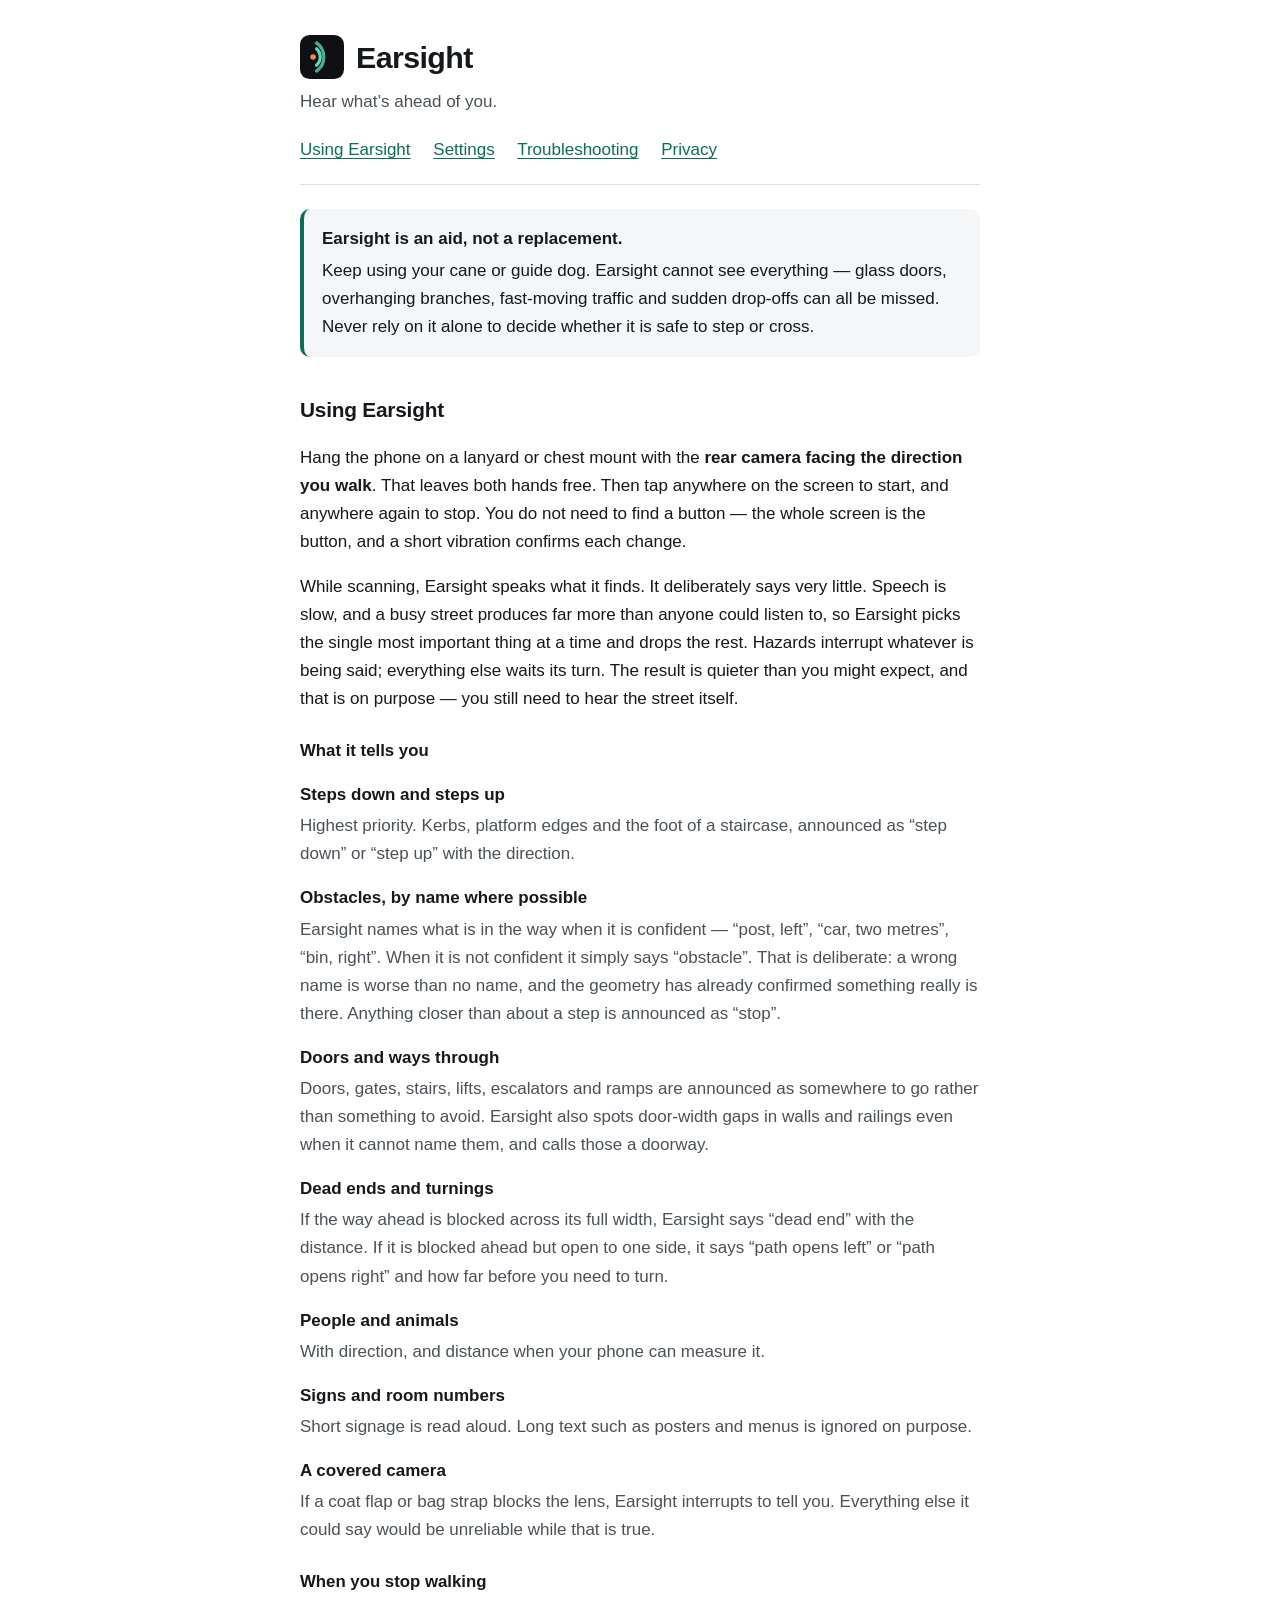
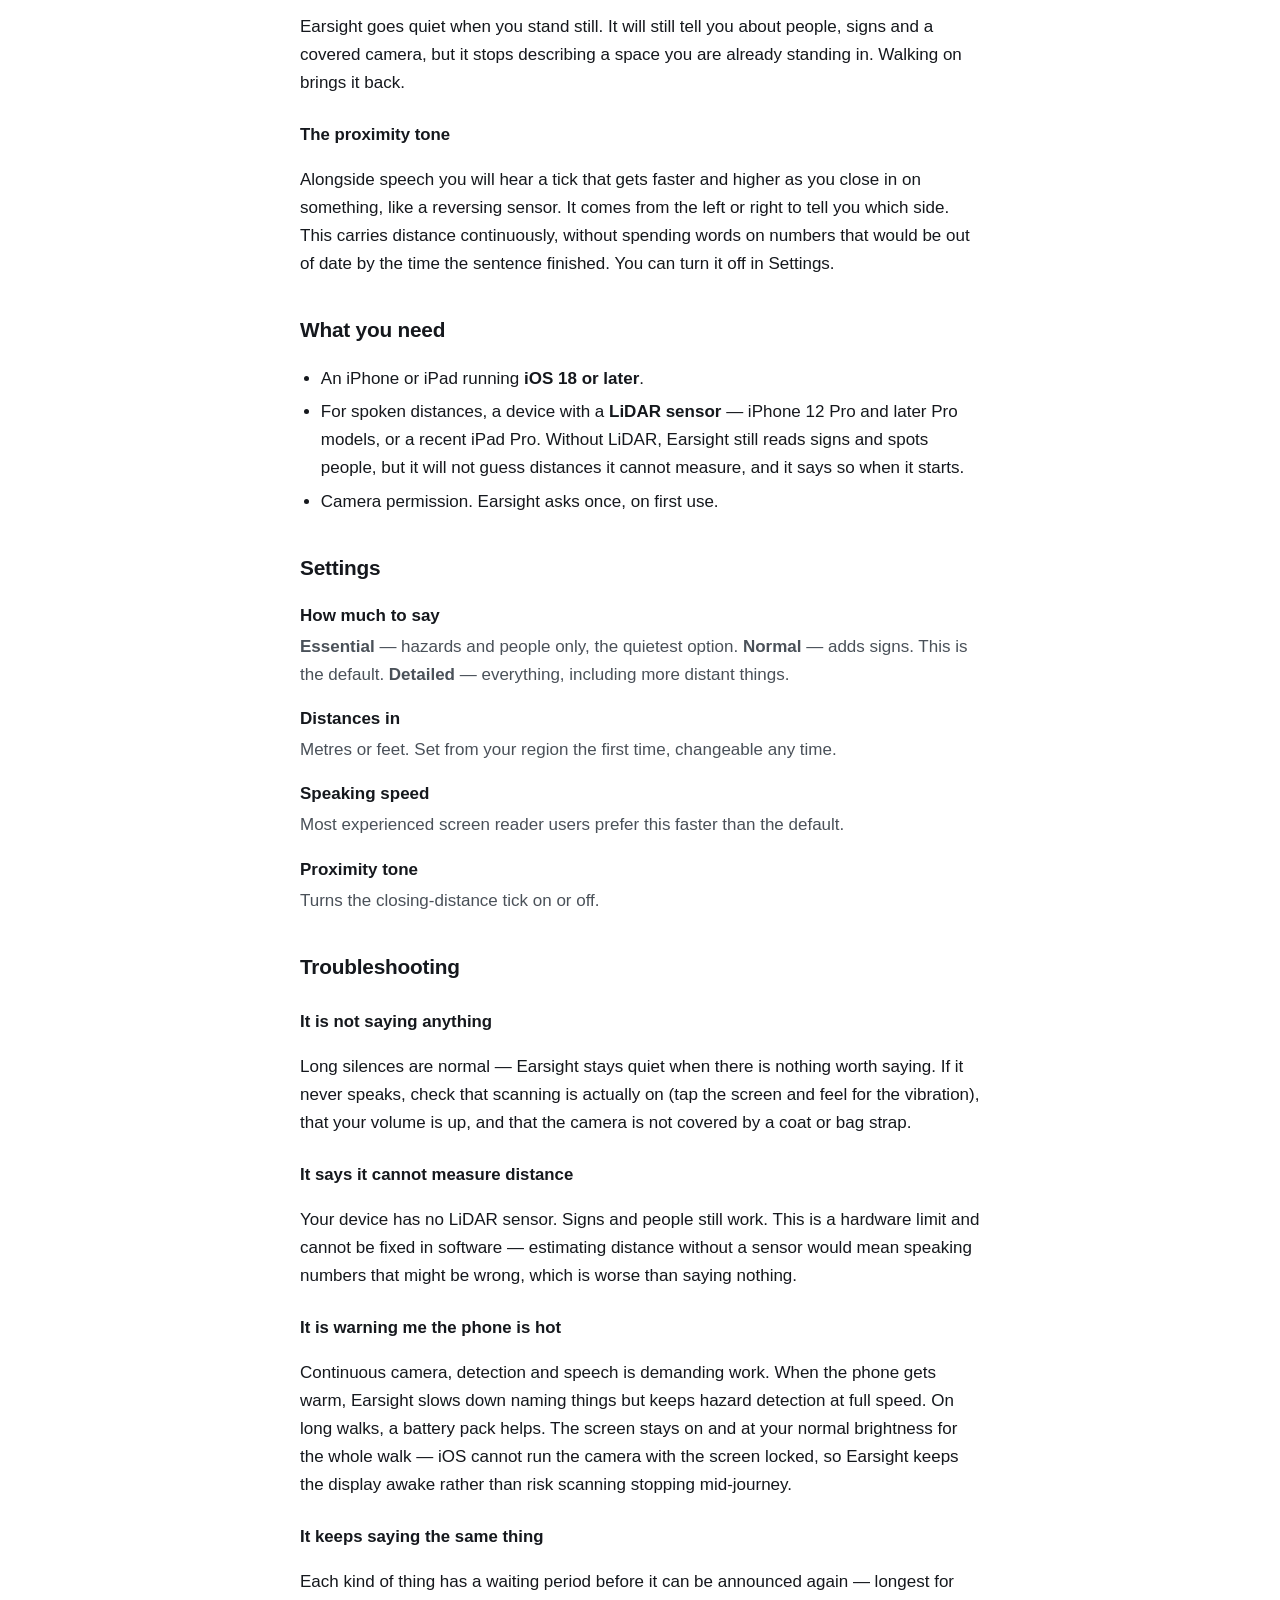
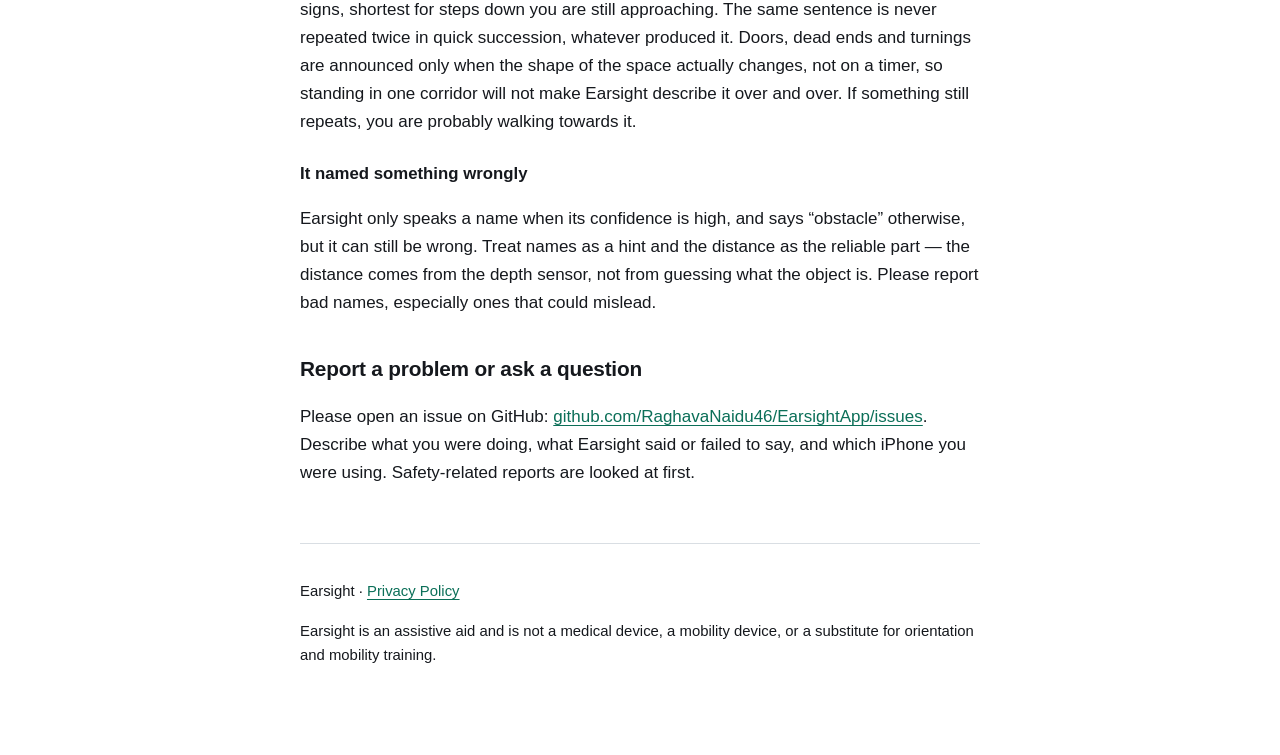
<file: index.html>
<!doctype html>
<html lang="en">
<head>
<meta charset="utf-8">
<meta name="viewport" content="width=device-width, initial-scale=1">
<title>Earsight Support</title>
<meta name="description" content="Help and support for Earsight, an iPhone app that speaks what is ahead of you while you walk.">
<link rel="stylesheet" href="style.css">
<link rel="icon" href="logo.svg" type="image/svg+xml">
</head>
<body>
<a class="skip" href="#main">Skip to content</a>
<div class="wrap">

<header>
  <div class="mark">
    <img src="logo.svg" alt="" width="44" height="44">
    <h1>Earsight</h1>
  </div>
  <p class="tagline">Hear what&rsquo;s ahead of you.</p>
  <nav class="sub" aria-label="Site sections">
    <a href="#using">Using Earsight</a>
    <a href="#settings">Settings</a>
    <a href="#trouble">Troubleshooting</a>
    <a href="privacy.html">Privacy</a>
  </nav>
</header>

<main id="main">

<div class="note">
  <strong>Earsight is an aid, not a replacement.</strong>
  Keep using your cane or guide dog. Earsight cannot see everything &mdash; glass
  doors, overhanging branches, fast-moving traffic and sudden drop-offs can all be
  missed. Never rely on it alone to decide whether it is safe to step or cross.
</div>

<h2 id="using">Using Earsight</h2>
<p>
  Hang the phone on a lanyard or chest mount with the <strong>rear camera facing
  the direction you walk</strong>. That leaves both hands free. Then tap anywhere
  on the screen to start, and anywhere again to stop. You do not need to find a
  button &mdash; the whole screen is the button, and a short vibration confirms
  each change.
</p>
<p>
  While scanning, Earsight speaks what it finds. It deliberately says very little.
  Speech is slow, and a busy street produces far more than anyone could listen to,
  so Earsight picks the single most important thing at a time and drops the rest.
  Hazards interrupt whatever is being said; everything else waits its turn. The
  result is quieter than you might expect, and that is on purpose &mdash; you still
  need to hear the street itself.
</p>

<h3>What it tells you</h3>
<dl>
  <dt>Steps down and steps up</dt>
  <dd>Highest priority. Kerbs, platform edges and the foot of a staircase, announced
      as &ldquo;step down&rdquo; or &ldquo;step up&rdquo; with the direction.</dd>
  <dt>Obstacles, by name where possible</dt>
  <dd>Earsight names what is in the way when it is confident &mdash; &ldquo;post, left&rdquo;,
      &ldquo;car, two metres&rdquo;, &ldquo;bin, right&rdquo;. When it is not confident it
      simply says &ldquo;obstacle&rdquo;. That is deliberate: a wrong name is worse than no
      name, and the geometry has already confirmed something really is there.
      Anything closer than about a step is announced as &ldquo;stop&rdquo;.</dd>
  <dt>Doors and ways through</dt>
  <dd>Doors, gates, stairs, lifts, escalators and ramps are announced as somewhere to go
      rather than something to avoid. Earsight also spots door-width gaps in walls and
      railings even when it cannot name them, and calls those a doorway.</dd>
  <dt>Dead ends and turnings</dt>
  <dd>If the way ahead is blocked across its full width, Earsight says &ldquo;dead end&rdquo;
      with the distance. If it is blocked ahead but open to one side, it says
      &ldquo;path opens left&rdquo; or &ldquo;path opens right&rdquo; and how far before you
      need to turn.</dd>
  <dt>People and animals</dt>
  <dd>With direction, and distance when your phone can measure it.</dd>
  <dt>Signs and room numbers</dt>
  <dd>Short signage is read aloud. Long text such as posters and menus is ignored on purpose.</dd>
  <dt>A covered camera</dt>
  <dd>If a coat flap or bag strap blocks the lens, Earsight interrupts to tell you.
      Everything else it could say would be unreliable while that is true.</dd>
</dl>

<h3>When you stop walking</h3>
<p>
  Earsight goes quiet when you stand still. It will still tell you about people, signs and
  a covered camera, but it stops describing a space you are already standing in. Walking on
  brings it back.
</p>

<h3>The proximity tone</h3>
<p>
  Alongside speech you will hear a tick that gets faster and higher as you close in
  on something, like a reversing sensor. It comes from the left or right to tell you
  which side. This carries distance continuously, without spending words on numbers
  that would be out of date by the time the sentence finished. You can turn it off
  in Settings.
</p>

<h2 id="requirements">What you need</h2>
<ul>
  <li>An iPhone or iPad running <strong>iOS 18 or later</strong>.</li>
  <li>For spoken distances, a device with a <strong>LiDAR sensor</strong> &mdash;
      iPhone 12 Pro and later Pro models, or a recent iPad Pro. Without LiDAR,
      Earsight still reads signs and spots people, but it will not guess distances
      it cannot measure, and it says so when it starts.</li>
  <li>Camera permission. Earsight asks once, on first use.</li>
</ul>

<h2 id="settings">Settings</h2>
<dl>
  <dt>How much to say</dt>
  <dd><strong>Essential</strong> &mdash; hazards and people only, the quietest option.
      <strong>Normal</strong> &mdash; adds signs. This is the default.
      <strong>Detailed</strong> &mdash; everything, including more distant things.</dd>
  <dt>Distances in</dt>
  <dd>Metres or feet. Set from your region the first time, changeable any time.</dd>
  <dt>Speaking speed</dt>
  <dd>Most experienced screen reader users prefer this faster than the default.</dd>
  <dt>Proximity tone</dt>
  <dd>Turns the closing-distance tick on or off.</dd>
</dl>

<h2 id="trouble">Troubleshooting</h2>

<h3>It is not saying anything</h3>
<p>
  Long silences are normal &mdash; Earsight stays quiet when there is nothing worth
  saying. If it never speaks, check that scanning is actually on (tap the screen and
  feel for the vibration), that your volume is up, and that the camera is not covered
  by a coat or bag strap.
</p>

<h3>It says it cannot measure distance</h3>
<p>
  Your device has no LiDAR sensor. Signs and people still work. This is a hardware
  limit and cannot be fixed in software &mdash; estimating distance without a sensor
  would mean speaking numbers that might be wrong, which is worse than saying nothing.
</p>

<h3>It is warning me the phone is hot</h3>
<p>
  Continuous camera, detection and speech is demanding work. When the phone gets warm,
  Earsight slows down naming things but keeps hazard detection at full speed. On long
  walks, a battery pack helps. The screen stays on and at your normal brightness for the
  whole walk &mdash; iOS cannot run the camera with the screen locked, so Earsight keeps
  the display awake rather than risk scanning stopping mid-journey.
</p>

<h3>It keeps saying the same thing</h3>
<p>
  Each kind of thing has a waiting period before it can be announced again &mdash;
  longest for signs, shortest for steps down you are still approaching. The same
  sentence is never repeated twice in quick succession, whatever produced it. Doors,
  dead ends and turnings are announced only when the shape of the space actually
  changes, not on a timer, so standing in one corridor will not make Earsight describe
  it over and over. If something still repeats, you are probably walking towards it.
</p>

<h3>It named something wrongly</h3>
<p>
  Earsight only speaks a name when its confidence is high, and says &ldquo;obstacle&rdquo;
  otherwise, but it can still be wrong. Treat names as a hint and the distance as the
  reliable part &mdash; the distance comes from the depth sensor, not from guessing what
  the object is. Please report bad names, especially ones that could mislead.
</p>

<h2 id="contact">Report a problem or ask a question</h2>
<p>
  Please open an issue on GitHub:
  <a href="https://github.com/RaghavaNaidu46/EarsightApp/issues">github.com/RaghavaNaidu46/EarsightApp/issues</a>.
  Describe what you were doing, what Earsight said or failed to say, and which iPhone
  you were using. Safety-related reports are looked at first.
</p>

</main>

<footer>
  <p>Earsight &middot; <a href="privacy.html">Privacy Policy</a></p>
  <p>Earsight is an assistive aid and is not a medical device, a mobility device, or a
     substitute for orientation and mobility training.</p>
</footer>

</div>
</body>
</html>
</file>
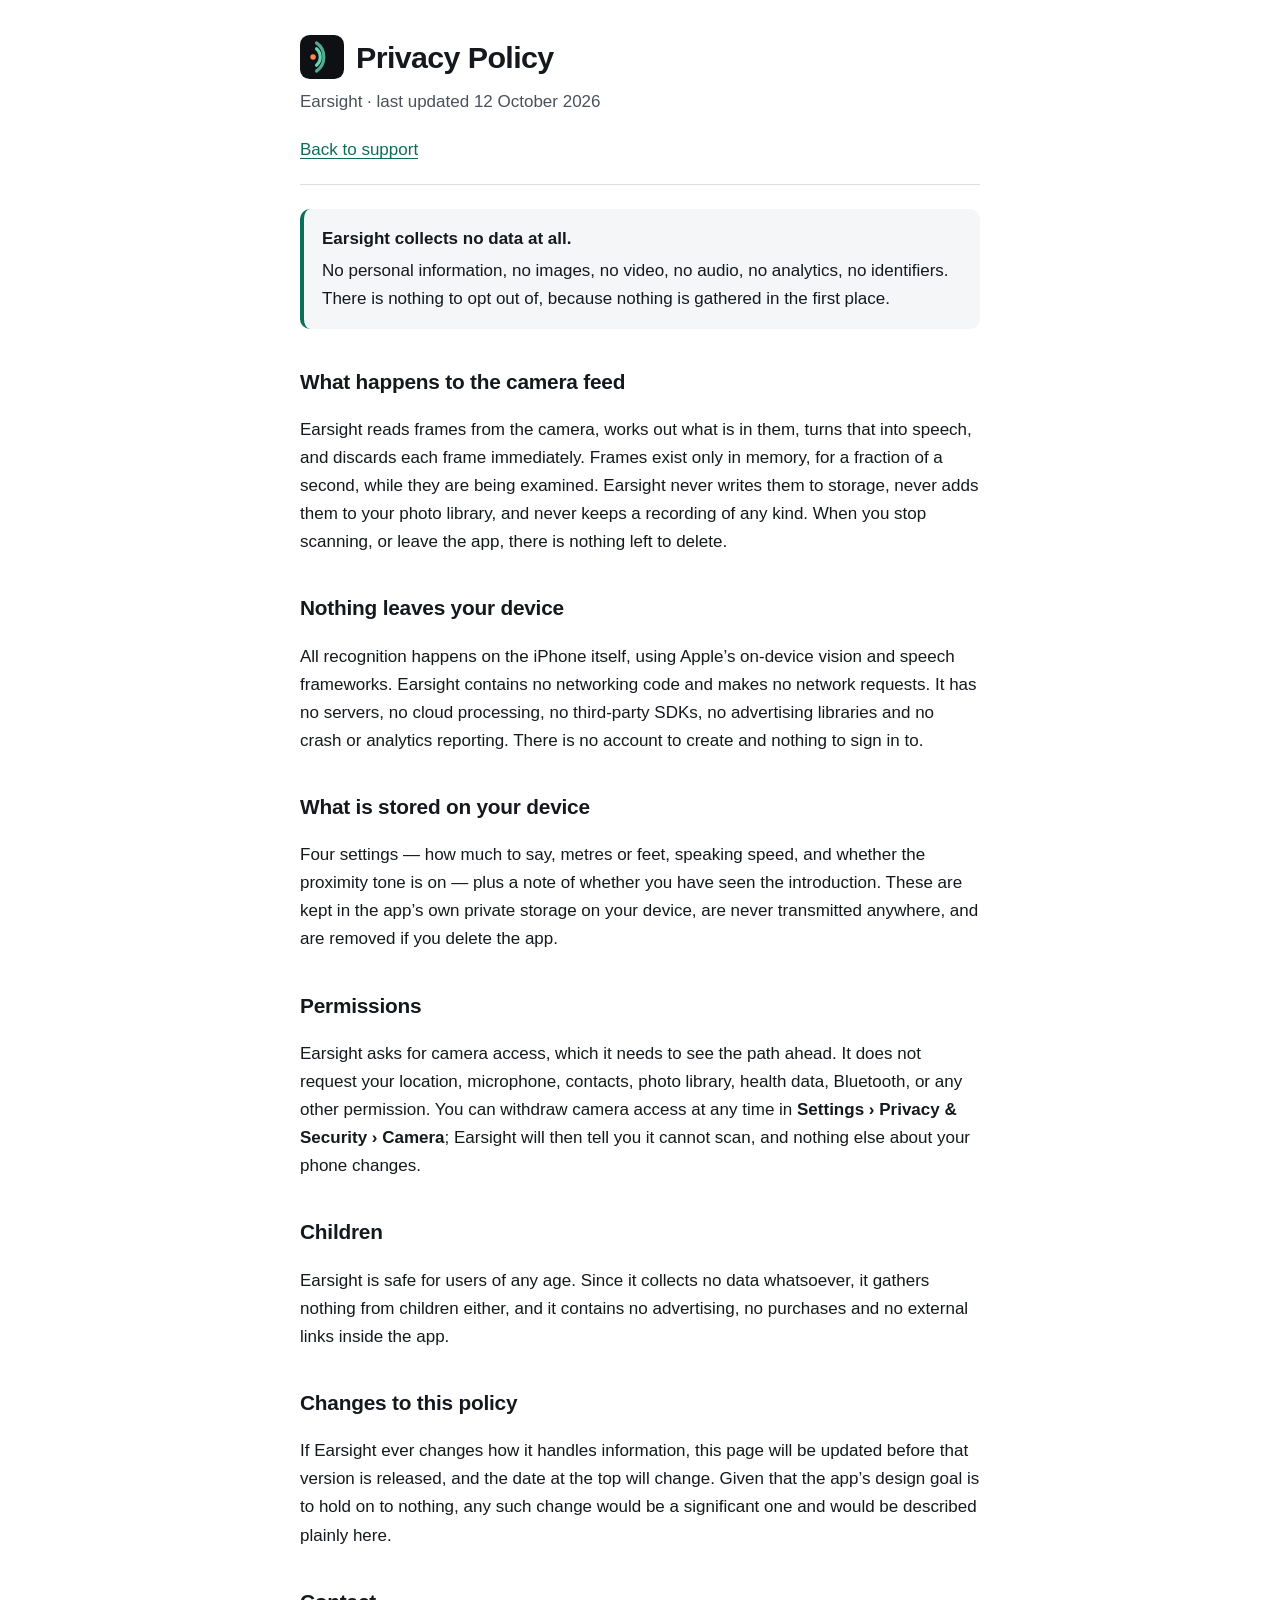
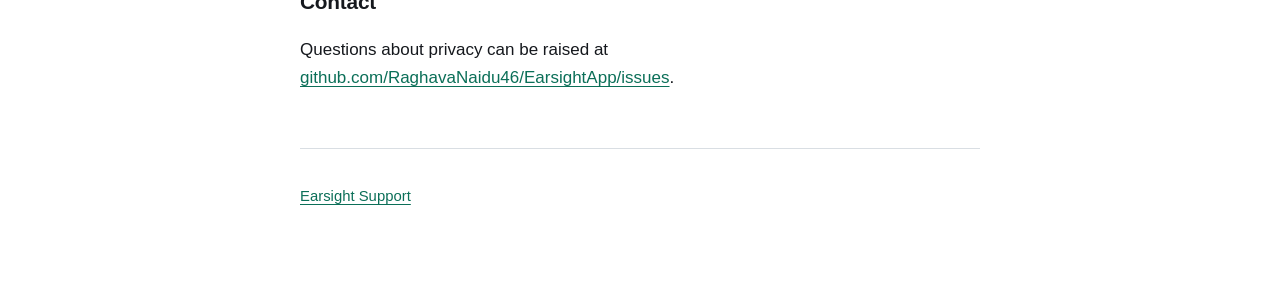
<file: privacy.html>
<!doctype html>
<html lang="en">
<head>
<meta charset="utf-8">
<meta name="viewport" content="width=device-width, initial-scale=1">
<title>Earsight Privacy Policy</title>
<meta name="description" content="Earsight collects no data. The camera stream is turned into speech on the device and discarded.">
<link rel="stylesheet" href="style.css">
<link rel="icon" href="logo.svg" type="image/svg+xml">
</head>
<body>
<a class="skip" href="#main">Skip to content</a>
<div class="wrap">

<header>
  <div class="mark">
    <img src="logo.svg" alt="" width="44" height="44">
    <h1>Privacy Policy</h1>
  </div>
  <p class="tagline">Earsight &middot; last updated 12 October 2026</p>
  <nav class="sub" aria-label="Site sections">
    <a href="index.html">Back to support</a>
  </nav>
</header>

<main id="main">

<div class="note">
  <strong>Earsight collects no data at all.</strong>
  No personal information, no images, no video, no audio, no analytics, no identifiers.
  There is nothing to opt out of, because nothing is gathered in the first place.
</div>

<h2>What happens to the camera feed</h2>
<p>
  Earsight reads frames from the camera, works out what is in them, turns that into
  speech, and discards each frame immediately. Frames exist only in memory, for a
  fraction of a second, while they are being examined. Earsight never writes them to
  storage, never adds them to your photo library, and never keeps a recording of any
  kind. When you stop scanning, or leave the app, there is nothing left to delete.
</p>

<h2>Nothing leaves your device</h2>
<p>
  All recognition happens on the iPhone itself, using Apple&rsquo;s on-device vision
  and speech frameworks. Earsight contains no networking code and makes no network
  requests. It has no servers, no cloud processing, no third-party SDKs, no advertising
  libraries and no crash or analytics reporting. There is no account to create and
  nothing to sign in to.
</p>

<h2>What is stored on your device</h2>
<p>
  Four settings &mdash; how much to say, metres or feet, speaking speed, and whether
  the proximity tone is on &mdash; plus a note of whether you have seen the
  introduction. These are kept in the app&rsquo;s own private storage on your device,
  are never transmitted anywhere, and are removed if you delete the app.
</p>

<h2>Permissions</h2>
<p>
  Earsight asks for camera access, which it needs to see the path ahead. It does not
  request your location, microphone, contacts, photo library, health data, Bluetooth,
  or any other permission. You can withdraw camera access at any time in
  <strong>Settings &rsaquo; Privacy &amp; Security &rsaquo; Camera</strong>; Earsight
  will then tell you it cannot scan, and nothing else about your phone changes.
</p>

<h2>Children</h2>
<p>
  Earsight is safe for users of any age. Since it collects no data whatsoever, it
  gathers nothing from children either, and it contains no advertising, no purchases
  and no external links inside the app.
</p>

<h2>Changes to this policy</h2>
<p>
  If Earsight ever changes how it handles information, this page will be updated
  before that version is released, and the date at the top will change. Given that
  the app&rsquo;s design goal is to hold on to nothing, any such change would be a
  significant one and would be described plainly here.
</p>

<h2>Contact</h2>
<p>
  Questions about privacy can be raised at
  <a href="https://github.com/RaghavaNaidu46/EarsightApp/issues">github.com/RaghavaNaidu46/EarsightApp/issues</a>.
</p>

</main>

<footer>
  <p><a href="index.html">Earsight Support</a></p>
</footer>

</div>
</body>
</html>
</file>
<file: style.css>
/* Earsight support site.
   Built to be read by a screen reader first and eyes second: semantic
   landmarks, generous type, and contrast that clears WCAG AA in both schemes. */
:root {
  --bg: #ffffff;
  --surface: #f4f6f8;
  --text: #15181d;
  --muted: #4a5159;
  --accent: #0b6f58;
  --rule: #d9dee3;
}
@media (prefers-color-scheme: dark) {
  :root {
    --bg: #0e1014;
    --surface: #171b21;
    --text: #f2f4f6;
    --muted: #a8b0b9;
    --accent: #66d6b0;
    --rule: #272d35;
  }
}
* { box-sizing: border-box; }
html { -webkit-text-size-adjust: 100%; }
body {
  margin: 0;
  background: var(--bg);
  color: var(--text);
  font: 17px/1.65 -apple-system, BlinkMacSystemFont, "Segoe UI", Roboto, sans-serif;
}
.skip {
  position: absolute; left: -9999px;
  background: var(--accent); color: var(--bg);
  padding: 12px 18px; border-radius: 8px; z-index: 10;
}
.skip:focus { left: 16px; top: 16px; }
.wrap { max-width: 720px; margin: 0 auto; padding: 32px 20px 72px; }
header { border-bottom: 1px solid var(--rule); padding-bottom: 20px; margin-bottom: 8px; }
.mark { display: flex; align-items: center; gap: 12px; }
.mark svg { flex: 0 0 auto; }
h1 { font-size: 1.9rem; margin: 0; letter-spacing: -0.02em; }
.tagline { color: var(--muted); margin: 6px 0 0; }
h2 { font-size: 1.3rem; margin: 2.2rem 0 0.6rem; letter-spacing: -0.01em; }
h3 { font-size: 1.05rem; margin: 1.5rem 0 0.4rem; }
p, li { color: var(--text); }
a { color: var(--accent); text-underline-offset: 3px; }
a:focus-visible { outline: 3px solid var(--accent); outline-offset: 3px; border-radius: 3px; }
.note {
  background: var(--surface); border-left: 4px solid var(--accent);
  padding: 16px 18px; border-radius: 10px; margin: 1.5rem 0;
}
.note strong { display: block; margin-bottom: 4px; }
dl { margin: 0.5rem 0; }
dt { font-weight: 600; margin-top: 1rem; }
dd { margin: 0.2rem 0 0; color: var(--muted); }
nav.sub { margin: 20px 0 0; }
nav.sub a { margin-right: 18px; }
footer {
  margin-top: 3.5rem; padding-top: 20px;
  border-top: 1px solid var(--rule); color: var(--muted); font-size: 0.93rem;
}
ul { padding-left: 1.3rem; }
li { margin: 0.35rem 0; }
</file>
